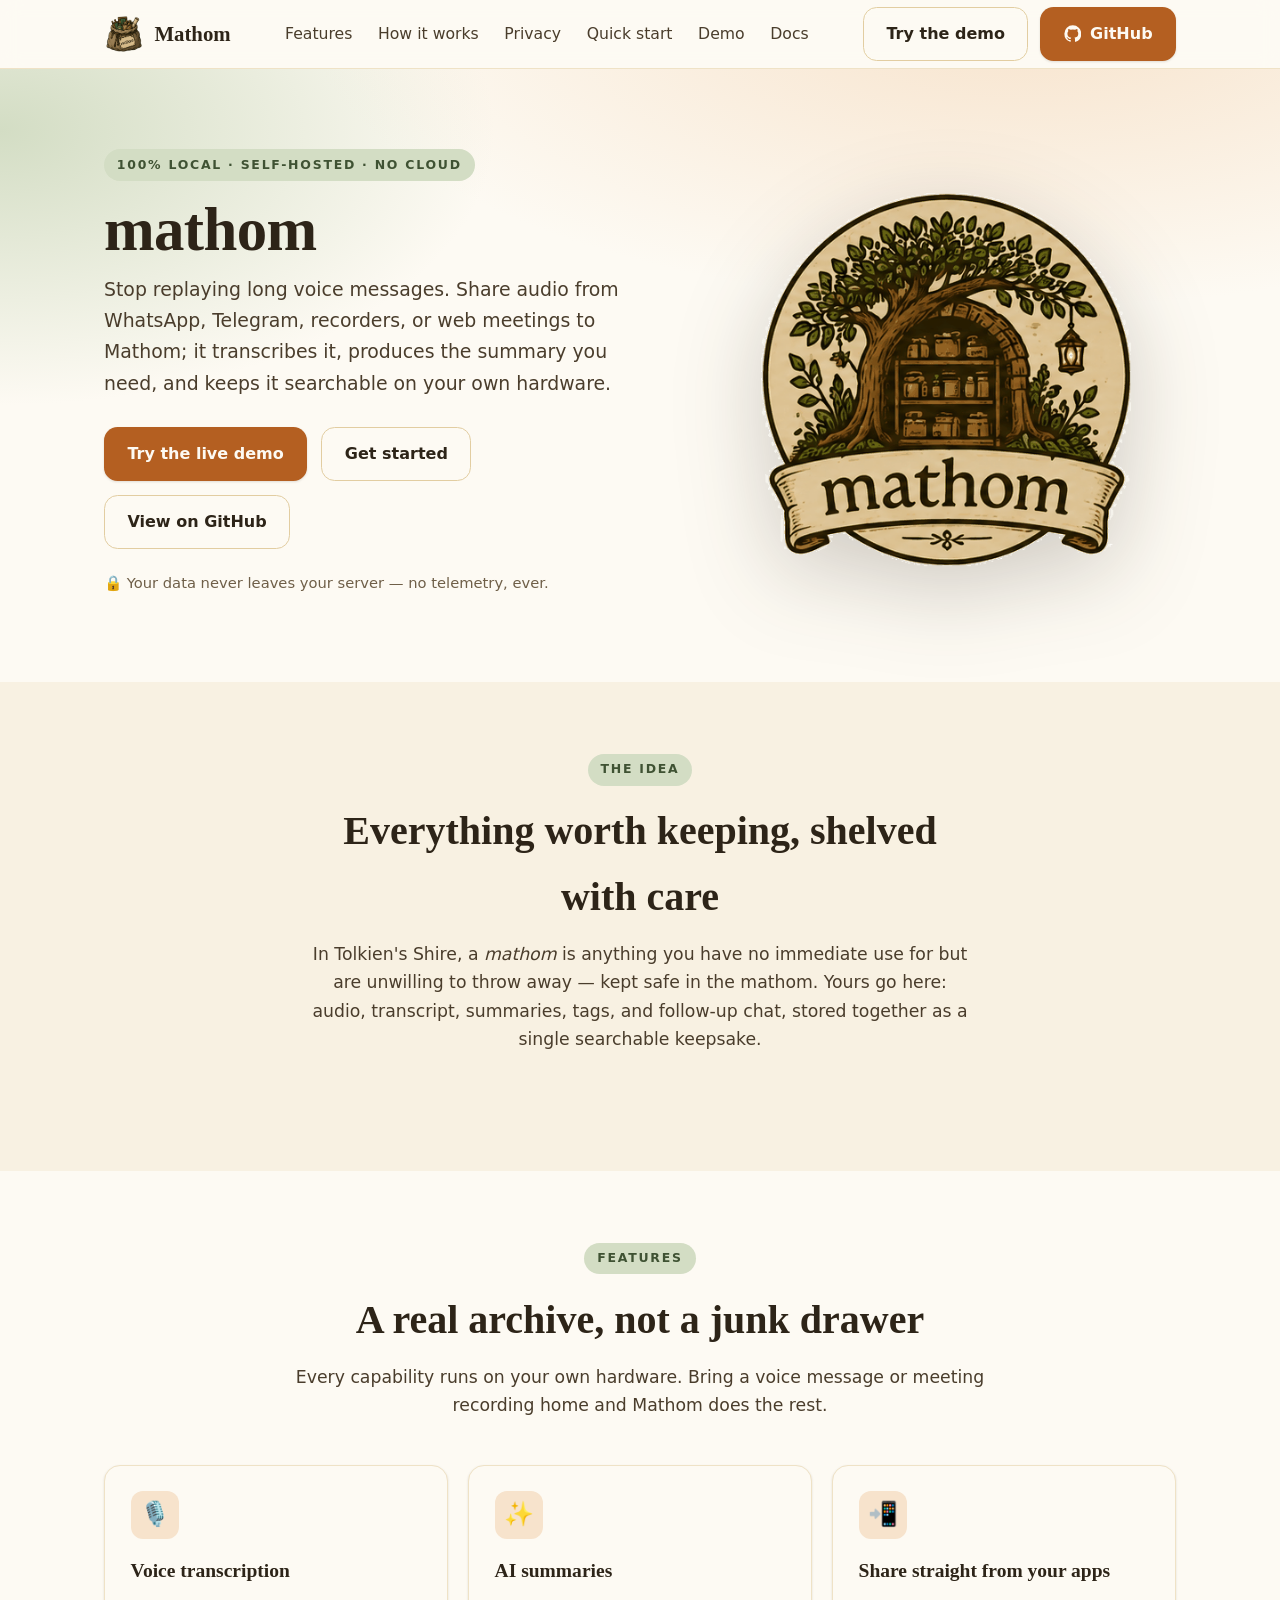
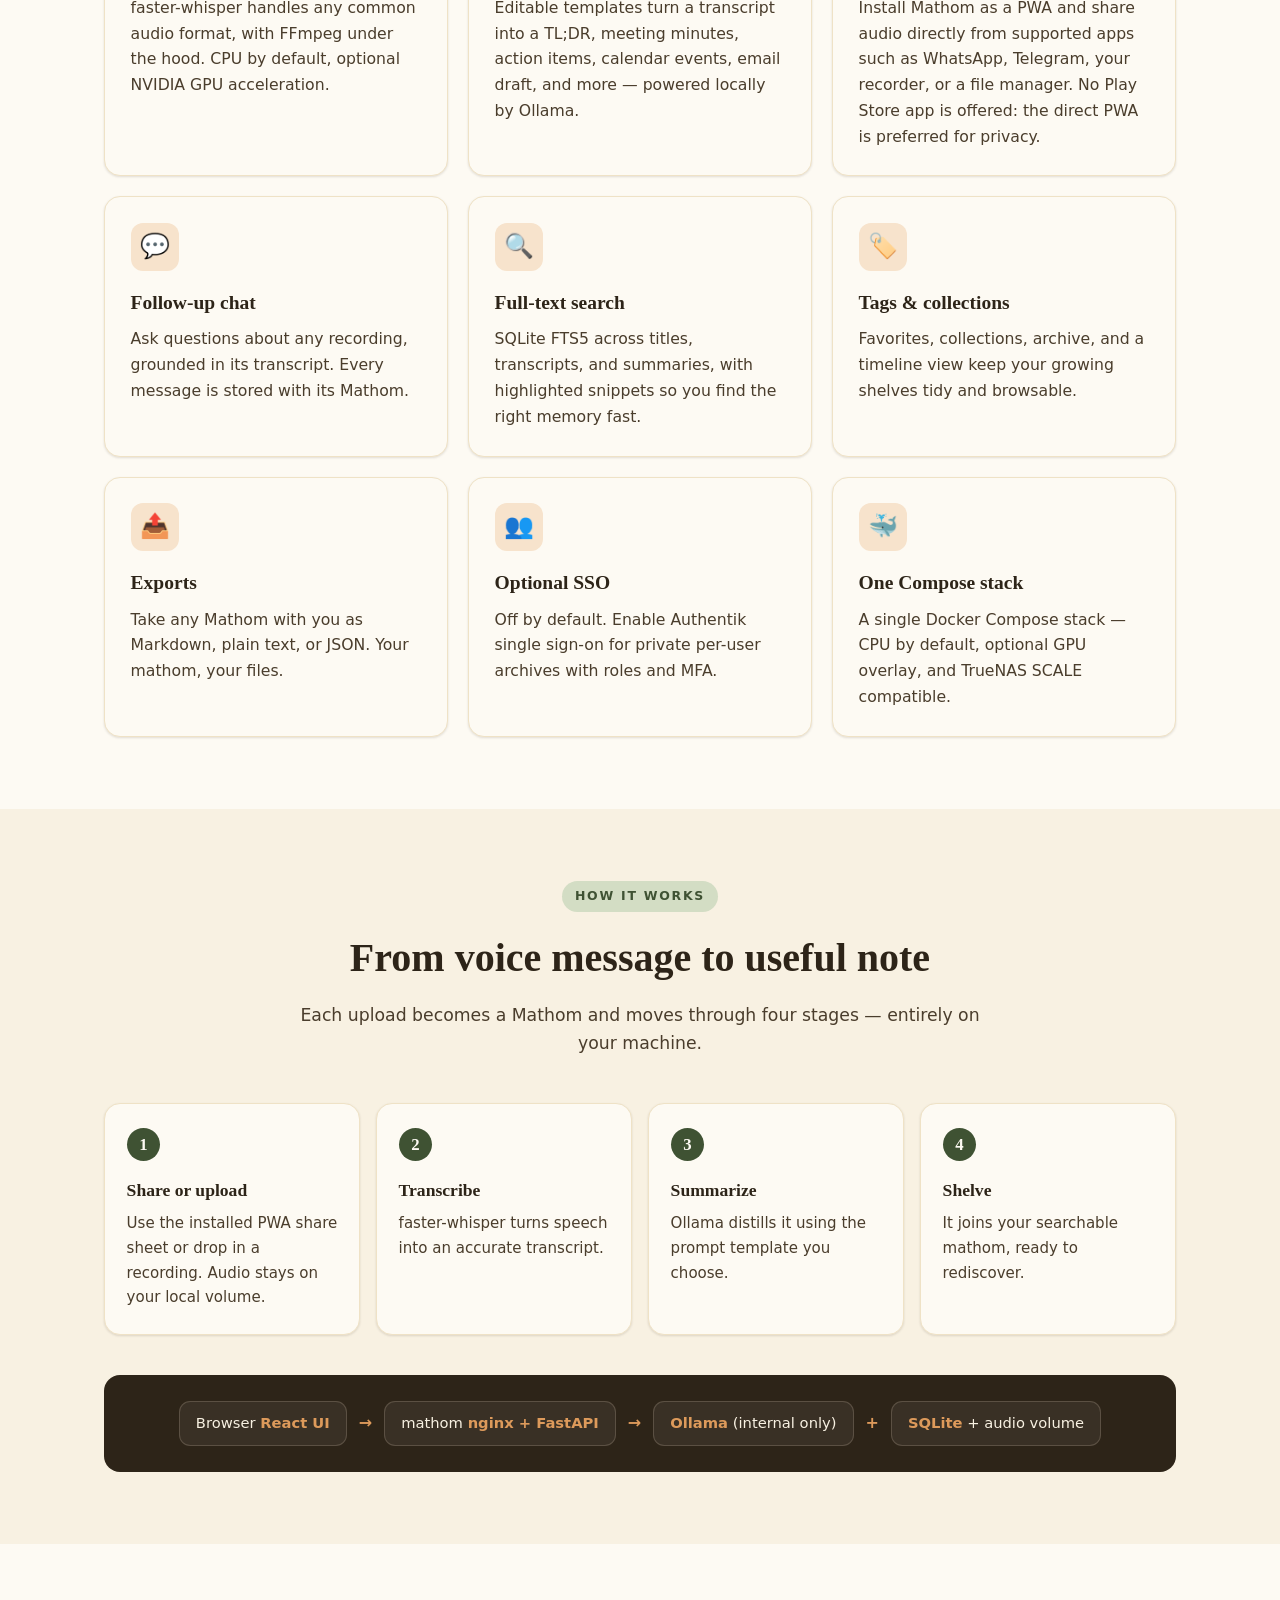
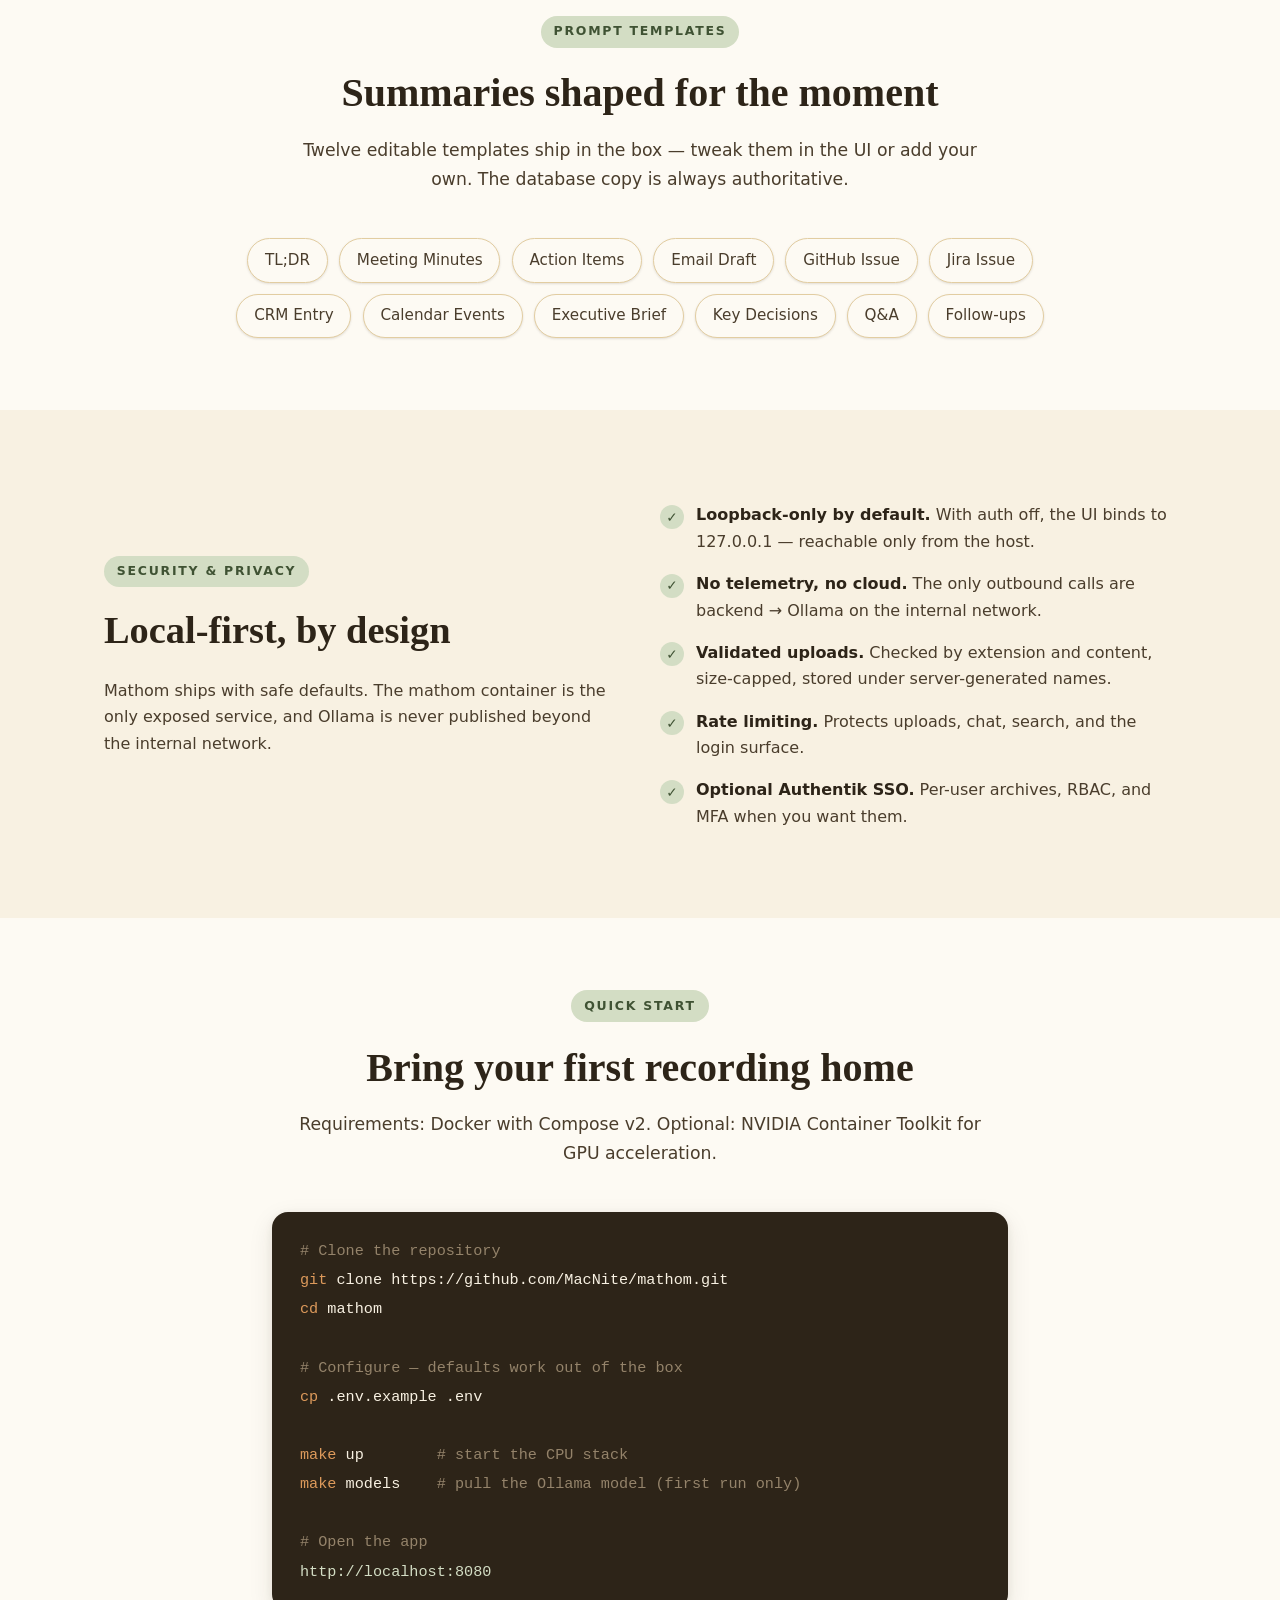
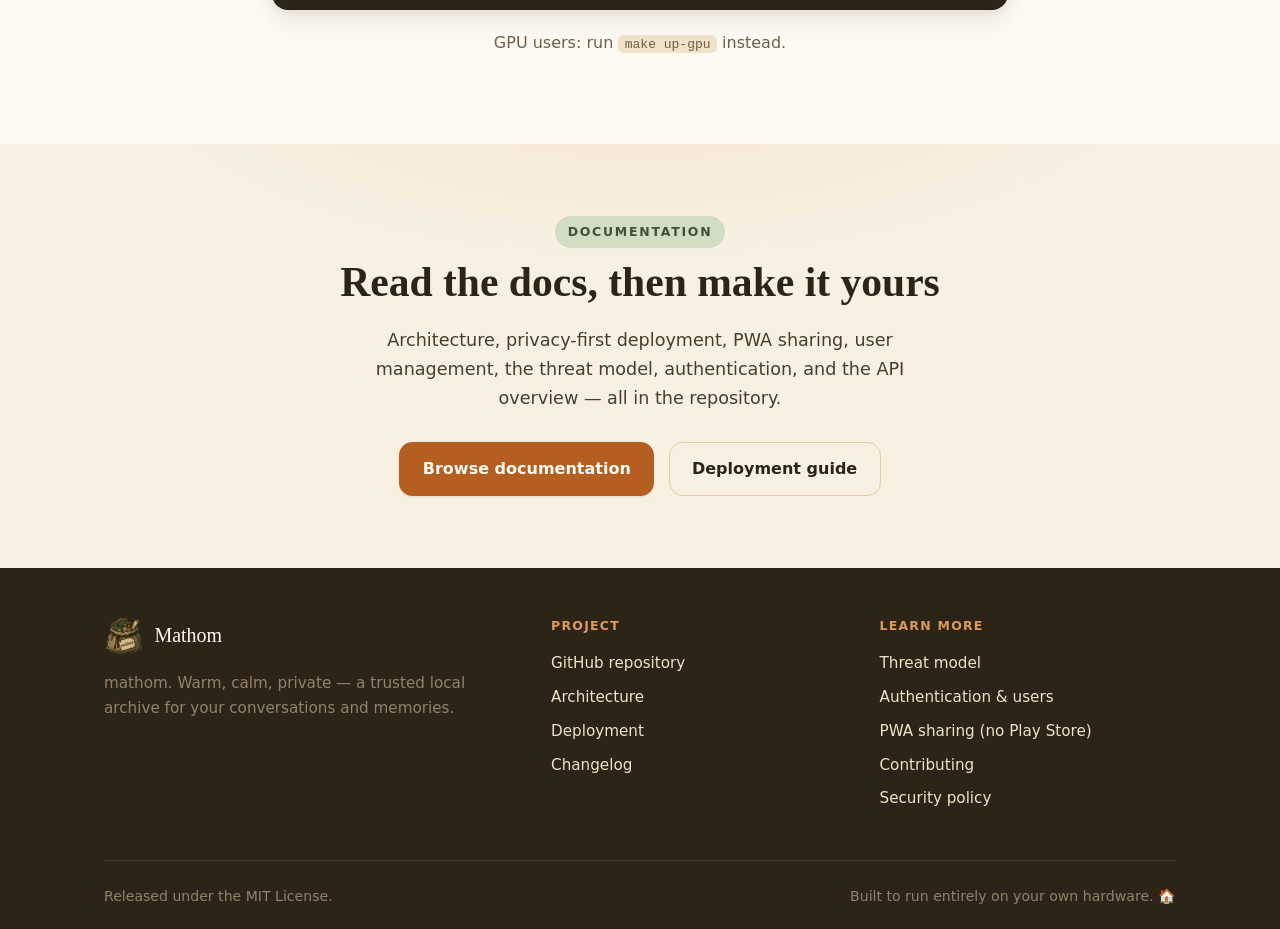
<file: site/index.html>
<!doctype html>
<html lang="en">
  <head>
    <meta charset="UTF-8" />
    <meta name="viewport" content="width=device-width, initial-scale=1.0" />
    <title>mathom</title>
    <meta
      name="description"
      content="Turn WhatsApp, Telegram, and meeting recordings into private transcripts, useful summaries, and searchable notes on your own server."
    />
    <link rel="canonical" href="https://macnite.github.io/mathom/" />

    <!-- Icons -->
    <link rel="icon" type="image/png" href="./assets/favicon-192.png" />
    <link rel="apple-touch-icon" href="./assets/apple-touch-icon.png" />
    <meta name="theme-color" content="#b45f21" />

    <!-- Open Graph / social -->
    <meta property="og:type" content="website" />
    <meta property="og:title" content="mathom" />
    <meta
      property="og:description"
      content="Turn voice messages and meeting recordings into private transcripts and useful summaries — fully local, no cloud, no telemetry."
    />
    <meta property="og:image" content="./assets/logo-mark.png" />
    <meta name="twitter:card" content="summary_large_image" />

    <link rel="stylesheet" href="./styles.css" />
  </head>
  <body>
    <!-- ===================== Header ===================== -->
    <header class="site-header">
      <div class="container nav">
        <a class="brand" href="#top">
          <img src="./assets/bag-icon.png" alt="Mathom bag logo" />
          <span>Mathom</span>
        </a>
        <nav class="nav-links" aria-label="Primary">
          <a href="#features">Features</a>
          <a href="#how">How it works</a>
          <a href="#privacy">Privacy</a>
          <a href="#quickstart">Quick start</a>
          <a href="./demo.html">Demo</a>
          <a href="#docs">Docs</a>
        </nav>
        <div class="nav-cta">
          <a class="btn btn-ghost" href="./demo.html">Try the demo</a>
          <a
            class="btn btn-primary"
            href="https://github.com/MacNite/mathom"
          >
            <svg viewBox="0 0 24 24" fill="currentColor" aria-hidden="true">
              <path
                d="M12 .5A11.5 11.5 0 0 0 .5 12a11.5 11.5 0 0 0 7.86 10.92c.58.1.79-.25.79-.56v-2c-3.2.7-3.88-1.37-3.88-1.37-.53-1.34-1.29-1.7-1.29-1.7-1.05-.72.08-.7.08-.7 1.16.08 1.77 1.2 1.77 1.2 1.03 1.77 2.7 1.26 3.36.96.1-.75.4-1.26.73-1.55-2.55-.29-5.24-1.28-5.24-5.68 0-1.26.45-2.28 1.2-3.08-.12-.3-.52-1.48.11-3.08 0 0 .97-.31 3.18 1.18a11 11 0 0 1 5.8 0c2.2-1.5 3.17-1.18 3.17-1.18.63 1.6.23 2.78.11 3.08.75.8 1.2 1.82 1.2 3.08 0 4.41-2.69 5.38-5.25 5.67.41.36.78 1.05.78 2.12v3.14c0 .31.2.67.8.56A11.5 11.5 0 0 0 23.5 12 11.5 11.5 0 0 0 12 .5Z"
              />
            </svg>
            GitHub
          </a>
        </div>
      </div>
    </header>

    <!-- ===================== Hero ===================== -->
    <a id="top"></a>
    <section class="hero">
      <div class="container hero-grid">
        <div>
          <span class="eyebrow">100% local · self-hosted · no cloud</span>
          <h1>mathom</h1>
          <p class="lede">
            Stop replaying long voice messages. Share audio from WhatsApp, Telegram,
            recorders, or web meetings to Mathom; it transcribes it, produces the
            summary you need, and keeps it searchable on your own hardware.
          </p>
          <div class="hero-actions">
            <a class="btn btn-primary" href="./demo.html">Try the live demo</a>
            <a class="btn btn-ghost" href="#quickstart">Get started</a>
            <a
              class="btn btn-ghost"
              href="https://github.com/MacNite/mathom"
              >View on GitHub</a
            >
          </div>
          <p class="hero-note">
            🔒 Your data never leaves your server — no telemetry, ever.
          </p>
        </div>
        <div class="hero-art">
          <img
            src="./assets/logo-mark.png"
            alt="Mathom — a tree over a hobbit-hole archive of shelved keepsakes"
          />
        </div>
      </div>
    </section>

    <!-- ===================== What is a Mathom ===================== -->
    <section class="alt">
      <div class="container section-head reveal">
        <span class="eyebrow">The idea</span>
        <h2>Everything worth keeping, shelved with care</h2>
        <p>
          In Tolkien's Shire, a <em>mathom</em> is anything you have no immediate
          use for but are unwilling to throw away — kept safe in the
          mathom. Yours go here: audio, transcript, summaries, tags, and
          follow-up chat, stored together as a single searchable keepsake.
        </p>
      </div>
    </section>

    <!-- ===================== Features ===================== -->
    <section id="features">
      <div class="container">
        <div class="section-head reveal">
          <span class="eyebrow">Features</span>
          <h2>A real archive, not a junk drawer</h2>
          <p>
            Every capability runs on your own hardware. Bring a voice message or meeting recording home and Mathom does the rest.
          </p>
        </div>
        <div class="card-grid">
          <div class="card reveal">
            <div class="icon">🎙️</div>
            <h3>Voice transcription</h3>
            <p>
              faster-whisper handles any common audio format, with FFmpeg under
              the hood. CPU by default, optional NVIDIA GPU acceleration.
            </p>
          </div>
          <div class="card reveal">
            <div class="icon">✨</div>
            <h3>AI summaries</h3>
            <p>
              Editable templates turn a transcript into a TL;DR, meeting minutes, action
              items, calendar events, email draft, and more — powered locally by Ollama.
            </p>
          </div>
          <div class="card reveal">
            <div class="icon">📲</div>
            <h3>Share straight from your apps</h3>
            <p>
              Install Mathom as a PWA and share audio directly from supported
              apps such as WhatsApp, Telegram, your recorder, or a file manager.
              No Play Store app is offered: the direct PWA is preferred for privacy.
            </p>
          </div>
          <div class="card reveal">
            <div class="icon">💬</div>
            <h3>Follow-up chat</h3>
            <p>
              Ask questions about any recording, grounded in its transcript.
              Every message is stored with its Mathom.
            </p>
          </div>
          <div class="card reveal">
            <div class="icon">🔍</div>
            <h3>Full-text search</h3>
            <p>
              SQLite FTS5 across titles, transcripts, and summaries, with
              highlighted snippets so you find the right memory fast.
            </p>
          </div>
          <div class="card reveal">
            <div class="icon">🏷️</div>
            <h3>Tags &amp; collections</h3>
            <p>
              Favorites, collections, archive, and a timeline view keep your
              growing shelves tidy and browsable.
            </p>
          </div>
          <div class="card reveal">
            <div class="icon">📤</div>
            <h3>Exports</h3>
            <p>
              Take any Mathom with you as Markdown, plain text, or JSON. Your
              mathom, your files.
            </p>
          </div>
          <div class="card reveal">
            <div class="icon">👥</div>
            <h3>Optional SSO</h3>
            <p>
              Off by default. Enable Authentik single sign-on for private
              per-user archives with roles and MFA.
            </p>
          </div>
          <div class="card reveal">
            <div class="icon">🐳</div>
            <h3>One Compose stack</h3>
            <p>
              A single Docker Compose stack — CPU by default, optional GPU
              overlay, and TrueNAS SCALE compatible.
            </p>
          </div>
        </div>
      </div>
    </section>

    <!-- ===================== How it works ===================== -->
    <section id="how" class="alt">
      <div class="container">
        <div class="section-head reveal">
          <span class="eyebrow">How it works</span>
          <h2>From voice message to useful note</h2>
          <p>
            Each upload becomes a Mathom and moves through four stages —
            entirely on your machine.
          </p>
        </div>
        <div class="flow reveal">
          <div class="flow-step">
            <div class="num">1</div>
            <h3>Share or upload</h3>
            <p>Use the installed PWA share sheet or drop in a recording. Audio stays on your local volume.</p>
          </div>
          <div class="flow-step">
            <div class="num">2</div>
            <h3>Transcribe</h3>
            <p>faster-whisper turns speech into an accurate transcript.</p>
          </div>
          <div class="flow-step">
            <div class="num">3</div>
            <h3>Summarize</h3>
            <p>Ollama distills it using the prompt template you choose.</p>
          </div>
          <div class="flow-step">
            <div class="num">4</div>
            <h3>Shelve</h3>
            <p>It joins your searchable mathom, ready to rediscover.</p>
          </div>
        </div>

        <div class="pipeline reveal" aria-label="Architecture pipeline">
          <span class="node">Browser <strong>React UI</strong></span>
          <span class="sep">→</span>
          <span class="node">mathom <strong>nginx + FastAPI</strong></span>
          <span class="sep">→</span>
          <span class="node"><strong>Ollama</strong> (internal only)</span>
          <span class="sep">+</span>
          <span class="node"><strong>SQLite</strong> + audio volume</span>
        </div>
      </div>
    </section>

    <!-- ===================== Templates ===================== -->
    <section id="templates">
      <div class="container">
        <div class="section-head reveal">
          <span class="eyebrow">Prompt templates</span>
          <h2>Summaries shaped for the moment</h2>
          <p>
            Twelve editable templates ship in the box — tweak them in the UI or
            add your own. The database copy is always authoritative.
          </p>
        </div>
        <div class="chips reveal">
          <span class="chip">TL;DR</span>
          <span class="chip">Meeting Minutes</span>
          <span class="chip">Action Items</span>
          <span class="chip">Email Draft</span>
          <span class="chip">GitHub Issue</span>
          <span class="chip">Jira Issue</span>
          <span class="chip">CRM Entry</span>
          <span class="chip">Calendar Events</span>
          <span class="chip">Executive Brief</span>
          <span class="chip">Key Decisions</span>
          <span class="chip">Q&amp;A</span>
          <span class="chip">Follow-ups</span>
        </div>
      </div>
    </section>

    <!-- ===================== Privacy / Security ===================== -->
    <section id="privacy" class="alt">
      <div class="container split">
        <div class="reveal">
          <span class="eyebrow">Security &amp; privacy</span>
          <h2 style="font-family: var(--font-display); font-size: clamp(1.8rem, 3.6vw, 2.4rem); margin: 0.7rem 0 0.4rem;">
            Local-first, by design
          </h2>
          <p style="color: var(--ink-700);">
            Mathom ships with safe defaults. The mathom container is the only
            exposed service, and Ollama is never published beyond the internal
            network.
          </p>
        </div>
        <ul class="checks reveal">
          <li>
            <span class="tick">✓</span>
            <span
              ><strong>Loopback-only by default.</strong> With auth off, the UI
              binds to 127.0.0.1 — reachable only from the host.</span
            >
          </li>
          <li>
            <span class="tick">✓</span>
            <span
              ><strong>No telemetry, no cloud.</strong> The only outbound calls
              are backend → Ollama on the internal network.</span
            >
          </li>
          <li>
            <span class="tick">✓</span>
            <span
              ><strong>Validated uploads.</strong> Checked by extension and
              content, size-capped, stored under server-generated names.</span
            >
          </li>
          <li>
            <span class="tick">✓</span>
            <span
              ><strong>Rate limiting.</strong> Protects uploads, chat, search,
              and the login surface.</span
            >
          </li>
          <li>
            <span class="tick">✓</span>
            <span
              ><strong>Optional Authentik SSO.</strong> Per-user archives, RBAC,
              and MFA when you want them.</span
            >
          </li>
        </ul>
      </div>
    </section>

    <!-- ===================== Quick start ===================== -->
    <section id="quickstart">
      <div class="container">
        <div class="section-head reveal">
          <span class="eyebrow">Quick start</span>
          <h2>Bring your first recording home</h2>
          <p>
            Requirements: Docker with Compose v2. Optional: NVIDIA Container
            Toolkit for GPU acceleration.
          </p>
        </div>
        <div class="codeblock reveal">
<code><span class="c"># Clone the repository</span>
<span class="cmd">git</span> clone https://github.com/MacNite/mathom.git
<span class="cmd">cd</span> mathom

<span class="c"># Configure — defaults work out of the box</span>
<span class="cmd">cp</span> .env.example .env

<span class="cmd">make</span> up        <span class="c"># start the CPU stack</span>
<span class="cmd">make</span> models    <span class="c"># pull the Ollama model (first run only)</span>

<span class="c"># Open the app</span>
<span class="p">http://localhost:8080</span>
</code>
        </div>
        <p style="text-align: center; color: var(--ink-500); margin-top: 1.25rem;">
          GPU users: run <code style="background: var(--parchment-200); padding: 0.1rem 0.4rem; border-radius: 0.35rem;">make up-gpu</code> instead.
        </p>
      </div>
    </section>

    <!-- ===================== CTA ===================== -->
    <section id="docs" class="cta">
      <div class="container reveal">
        <span class="eyebrow">Documentation</span>
        <h2>Read the docs, then make it yours</h2>
        <p>
          Architecture, privacy-first deployment, PWA sharing, user management, the
          threat model, authentication, and the API overview — all in the repository.
        </p>
        <div class="cta-actions">
          <a
            class="btn btn-primary"
            href="https://github.com/MacNite/mathom#documentation"
            >Browse documentation</a
          >
          <a
            class="btn btn-ghost"
            href="https://github.com/MacNite/mathom/blob/main/docs/deployment.md"
            >Deployment guide</a
          >
        </div>
      </div>
    </section>

    <!-- ===================== Footer ===================== -->
    <footer class="site-footer">
      <div class="container">
        <div class="footer-grid">
          <div>
            <div class="footer-brand">
              <img src="./assets/bag-icon.png" alt="Mathom bag logo" />
              <span>Mathom</span>
            </div>
            <p>
              mathom. Warm, calm, private — a trusted local
              archive for your conversations and memories.
            </p>
          </div>
          <div class="footer-col">
            <h4>Project</h4>
            <a href="https://github.com/MacNite/mathom">GitHub repository</a>
            <a href="https://github.com/MacNite/mathom/blob/main/docs/architecture.md">Architecture</a>
            <a href="https://github.com/MacNite/mathom/blob/main/docs/deployment.md">Deployment</a>
            <a href="https://github.com/MacNite/mathom/blob/main/CHANGELOG.md">Changelog</a>
          </div>
          <div class="footer-col">
            <h4>Learn more</h4>
            <a href="https://github.com/MacNite/mathom/blob/main/docs/threat-model.md">Threat model</a>
            <a href="https://github.com/MacNite/mathom/blob/main/docs/authentication.md">Authentication & users</a>
            <a href="https://github.com/MacNite/mathom/blob/main/docs/pwa.md">PWA sharing (no Play Store)</a>
            <a href="https://github.com/MacNite/mathom/blob/main/CONTRIBUTING.md">Contributing</a>
            <a href="https://github.com/MacNite/mathom/blob/main/SECURITY.md">Security policy</a>
          </div>
        </div>
        <div class="footer-bottom">
          <span>Released under the MIT License.</span>
          <span>Built to run entirely on your own hardware. 🏠</span>
        </div>
      </div>
    </footer>

    <script>
      // Reveal-on-scroll — progressive enhancement only.
      (function () {
        var els = document.querySelectorAll('.reveal');
        if (!('IntersectionObserver' in window)) {
          els.forEach(function (el) { el.classList.add('in'); });
          return;
        }
        var io = new IntersectionObserver(
          function (entries) {
            entries.forEach(function (entry) {
              if (entry.isIntersecting) {
                entry.target.classList.add('in');
                io.unobserve(entry.target);
              }
            });
          },
          { rootMargin: '0px 0px -8% 0px', threshold: 0.08 }
        );
        els.forEach(function (el) { io.observe(el); });
      })();
    </script>
  </body>
</html>
</file>
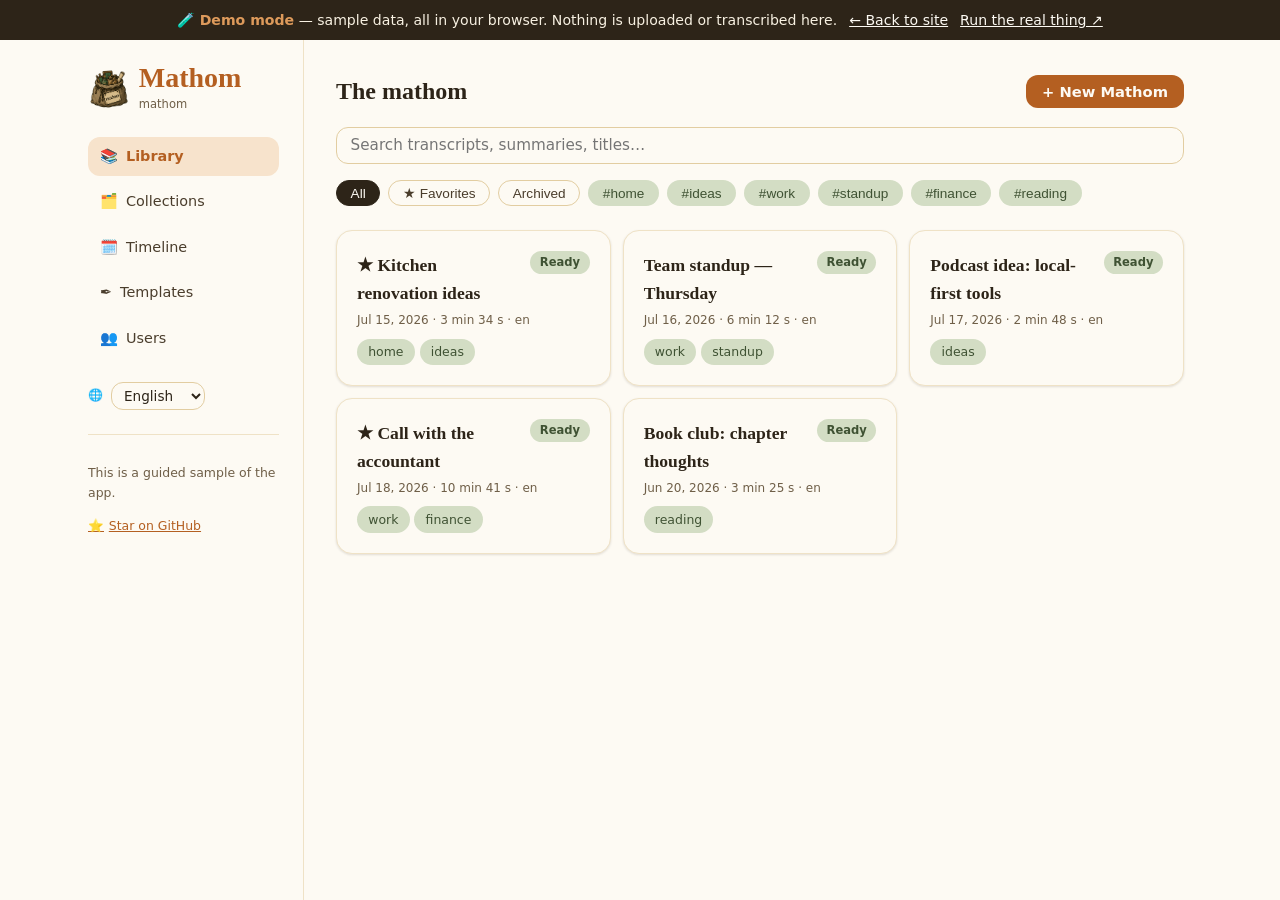
<file: site/demo.html>
<!doctype html>
<html lang="en">
  <head>
    <meta charset="UTF-8" />
    <meta name="viewport" content="width=device-width, initial-scale=1.0" />
    <title>Mathom — Interactive Demo</title>
    <meta
      name="description"
      content="A static, click-around demo of mathom. All data is fake and lives in your browser; no backend, no network."
    />
    <link rel="icon" type="image/png" href="./assets/favicon-192.png" />
    <meta name="theme-color" content="#b45f21" />
    <link rel="stylesheet" href="./demo.css" />
  </head>
  <body>
    <div class="demo-banner">
      <span>🧪 <strong data-i18n="demo.badge">Demo mode</strong> <span data-i18n="demo.bannerRest">— sample data, all in your browser. Nothing is uploaded or transcribed here.</span></span>
      <a href="./index.html" data-i18n="demo.backToSite">← Back to site</a>
      <a href="https://github.com/MacNite/mathom" data-i18n="demo.runReal">Run the real thing ↗</a>
    </div>

    <div class="app">
      <aside class="sidebar">
        <div class="sidebar-brand">
          <img src="./assets/bag-icon.png" alt="Mathom logo" />
          <div>
            <h1>Mathom</h1>
            <p data-i18n="app.tagline">mathom</p>
          </div>
        </div>
        <nav class="nav" id="nav">
          <a data-view="library" class="active"><span aria-hidden="true">📚</span> <span data-i18n="nav.library">Library</span></a>
          <a data-view="collections"><span aria-hidden="true">🗂️</span> <span data-i18n="nav.collections">Collections</span></a>
          <a data-view="timeline"><span aria-hidden="true">🗓️</span> <span data-i18n="nav.timeline">Timeline</span></a>
          <a data-view="templates"><span aria-hidden="true">✒️</span> <span data-i18n="nav.templates">Templates</span></a>
          <a data-view="users"><span aria-hidden="true">👥</span> <span data-i18n="nav.users">Users</span></a>
        </nav>
        <div class="lang-picker">
          <label>
            <span aria-hidden="true">🌐</span>
            <span class="sr-only" data-i18n="language.label">Language</span>
            <select id="lang-select" class="select" data-i18n-aria="language.label" aria-label="Language"></select>
          </label>
        </div>
        <div class="sidebar-foot">
          <p data-i18n="demo.sidebarNote">This is a guided sample of the app.</p>
          <a href="https://github.com/MacNite/mathom">
            <span aria-hidden="true">⭐</span> <span data-i18n="demo.starGitHub">Star on GitHub</span>
          </a>
        </div>
      </aside>

      <main class="main" id="main"><!-- rendered by demo.js --></main>
    </div>

    <div class="toast-wrap" id="toasts" aria-live="polite"></div>

    <script src="./demo.js"></script>
  </body>
</html>
</file>
<file: site/demo.css>
/* ==========================================================================
   Mathom — static demo. Reproduces the real app UI (sidebar + Library +
   Mathom detail + Timeline + Templates + Collections) with seeded data,
   entirely client-side. Palette mirrors the app's Tailwind theme.
   ========================================================================== */

:root {
  --parchment-50: #fdfaf3;
  --parchment-100: #f8f1e2;
  --parchment-200: #efe2c6;
  --parchment-300: #e2cda1;
  --ink-900: #2d2418;
  --ink-700: #4a3d2c;
  --ink-500: #6f5f48;
  --ink-400: #94836a;
  --hearth-600: #b45f21;
  --hearth-500: #c97a35;
  --hearth-400: #dd9a5b;
  --hearth-100: #f7e3cc;
  --moss-700: #3f5233;
  --moss-500: #5f7a4d;
  --moss-200: #d3ddc4;
  --red-100: #fbe3e3;
  --red-700: #a33232;

  --font-display: ui-serif, Georgia, Cambria, "Times New Roman", serif;
  --font-body: ui-sans-serif, system-ui, "Segoe UI", sans-serif;
  --shadow-sm: 0 1px 3px rgba(45, 36, 24, 0.08), 0 1px 2px rgba(45, 36, 24, 0.06);
  --shadow-md: 0 8px 24px rgba(45, 36, 24, 0.1), 0 2px 8px rgba(45, 36, 24, 0.06);
}

* { box-sizing: border-box; }

body {
  margin: 0;
  font-family: var(--font-body);
  color: var(--ink-900);
  background: var(--parchment-50);
  line-height: 1.6;
  -webkit-font-smoothing: antialiased;
}

.font-display { font-family: var(--font-display); }
a { color: var(--hearth-600); }

/* ---------- Demo banner ---------- */
.demo-banner {
  background: var(--ink-900);
  color: var(--parchment-100);
  font-size: 0.88rem;
  padding: 0.55rem 1rem;
  display: flex;
  align-items: center;
  justify-content: center;
  gap: 0.75rem;
  flex-wrap: wrap;
  text-align: center;
}
.demo-banner strong { color: var(--hearth-400); }
.demo-banner a { color: var(--parchment-50); text-decoration: underline; }

/* ---------- Reusable app-ish primitives ---------- */
.card {
  background: var(--parchment-50);
  border: 1px solid var(--parchment-200);
  border-radius: 1rem;
  padding: 1.25rem;
  box-shadow: var(--shadow-sm);
}
.btn-primary {
  display: inline-flex;
  align-items: center;
  gap: 0.4rem;
  background: var(--hearth-600);
  color: var(--parchment-50);
  border: none;
  border-radius: 0.75rem;
  padding: 0.5rem 1rem;
  font-family: var(--font-body);
  font-size: 0.92rem;
  font-weight: 600;
  cursor: pointer;
  transition: background 0.15s ease;
}
.btn-primary:hover { background: var(--hearth-500); }
.btn-primary:disabled { opacity: 0.5; cursor: not-allowed; }
.btn-ghost {
  background: transparent;
  border: 1px solid var(--parchment-300);
  color: var(--ink-700);
  border-radius: 0.75rem;
  padding: 0.4rem 0.85rem;
  font-family: var(--font-body);
  font-size: 0.85rem;
  cursor: pointer;
  transition: background 0.15s ease, border-color 0.15s ease;
}
.btn-ghost:hover { background: var(--parchment-100); border-color: var(--hearth-400); }
.btn-ghost.danger { color: var(--red-700); }
.input {
  width: 100%;
  border: 1px solid var(--parchment-300);
  background: var(--parchment-50);
  border-radius: 0.75rem;
  padding: 0.55rem 0.85rem;
  font-family: var(--font-body);
  font-size: 0.95rem;
  color: var(--ink-900);
}
.input:focus { outline: 2px solid var(--hearth-400); outline-offset: 1px; }
.chip {
  display: inline-flex;
  align-items: center;
  gap: 0.2rem;
  background: var(--moss-200);
  color: var(--moss-700);
  border: none;
  border-radius: 999px;
  padding: 0.2rem 0.7rem;
  font-size: 0.78rem;
  font-weight: 500;
  cursor: default;
}

/* status badge */
.badge {
  display: inline-flex;
  border-radius: 999px;
  padding: 0.15rem 0.6rem;
  font-size: 0.72rem;
  font-weight: 600;
  white-space: nowrap;
}
.badge.pending { background: var(--parchment-200); color: var(--ink-700); }
.badge.transcribing,
.badge.summarizing { background: var(--hearth-100); color: var(--hearth-600); }
.badge.ready { background: var(--moss-200); color: var(--moss-700); }
.badge.error { background: var(--red-100); color: var(--red-700); }

/* ---------- App shell ---------- */
.app {
  margin: 0 auto;
  display: flex;
  min-height: calc(100vh - 40px);
  max-width: 1152px;
  flex-direction: column;
}
@media (min-width: 768px) { .app { flex-direction: row; } }

.sidebar {
  border-bottom: 1px solid var(--parchment-200);
  padding: 1rem;
}
@media (min-width: 768px) {
  .sidebar {
    width: 15rem;
    min-height: calc(100vh - 40px);
    border-bottom: 0;
    border-right: 1px solid var(--parchment-200);
    padding: 1.5rem;
    position: sticky;
    top: 0;
    align-self: flex-start;
  }
}
.sidebar-brand { display: flex; align-items: center; gap: 0.55rem; margin-bottom: 1.5rem; }
.sidebar-brand img { width: 42px; height: 42px; }
.sidebar-brand h1 { font-family: var(--font-display); font-size: 1.75rem; color: var(--hearth-600); margin: 0; line-height: 1; }
.sidebar-brand p { margin: 0.15rem 0 0; font-size: 0.72rem; color: var(--ink-500); }

.nav { display: flex; gap: 0.4rem; flex-wrap: wrap; }
@media (min-width: 768px) { .nav { flex-direction: column; flex-wrap: nowrap; } }
.nav a {
  display: flex;
  align-items: center;
  gap: 0.5rem;
  border-radius: 0.75rem;
  padding: 0.5rem 0.75rem;
  font-size: 0.9rem;
  color: var(--ink-700);
  text-decoration: none;
  cursor: pointer;
}
.nav a:hover { background: var(--parchment-100); }
.nav a.active { background: var(--hearth-100); color: var(--hearth-600); font-weight: 600; }

.sidebar-foot {
  margin-top: 1.5rem;
  padding-top: 1rem;
  border-top: 1px solid var(--parchment-200);
  font-size: 0.78rem;
  color: var(--ink-500);
}
.sidebar-foot a { display: inline-flex; align-items: center; gap: 0.3rem; }

/* language picker (mirrors the real app's sidebar globe select) */
.lang-picker { margin-top: 1.5rem; }
.lang-picker label { display: flex; align-items: center; gap: 0.5rem; font-size: 0.75rem; color: var(--ink-500); }
.lang-picker .select { font-size: 0.85rem; padding: 0.25rem 0.5rem; }

.sr-only {
  position: absolute;
  width: 1px;
  height: 1px;
  padding: 0;
  margin: -1px;
  overflow: hidden;
  clip: rect(0, 0, 0, 0);
  white-space: nowrap;
  border: 0;
}

.main { flex: 1; padding: 1.25rem; }
@media (min-width: 768px) { .main { padding: 2rem; } }

/* ---------- Library ---------- */
.page-head { display: flex; flex-wrap: wrap; align-items: center; justify-content: space-between; gap: 0.75rem; }
.page-head h2 { font-family: var(--font-display); font-size: 1.5rem; color: var(--ink-900); margin: 0; }

.filter-row { display: flex; flex-wrap: wrap; gap: 0.5rem; margin-top: 1rem; }
.pill {
  border-radius: 999px;
  padding: 0.25rem 0.85rem;
  font-size: 0.85rem;
  border: 1px solid var(--parchment-300);
  background: transparent;
  color: var(--ink-700);
  cursor: pointer;
}
.pill:hover { background: var(--parchment-100); }
.pill.active-shelf { background: var(--ink-900); color: var(--parchment-50); border-color: var(--ink-900); }
.pill.tag { background: var(--moss-200); color: var(--moss-700); border-color: transparent; }
.pill.tag:hover { background: var(--moss-500); color: var(--parchment-50); }
.pill.tag.active-tag { background: var(--moss-700); color: var(--parchment-50); }

.grid { display: grid; gap: 0.75rem; margin-top: 1.5rem; grid-template-columns: 1fr; }
@media (min-width: 640px) { .grid { grid-template-columns: 1fr 1fr; } }
@media (min-width: 1024px) { .grid { grid-template-columns: 1fr 1fr 1fr; } }

.mathom-card {
  display: block;
  text-align: left;
  width: 100%;
  cursor: pointer;
  font: inherit;
  color: inherit;
}
.mathom-card:hover { border-color: var(--hearth-400); }
.mathom-card .top { display: flex; align-items: flex-start; justify-content: space-between; gap: 0.75rem; }
.mathom-card h3 { font-family: var(--font-display); font-size: 1.1rem; color: var(--ink-900); margin: 0; }
.mathom-card .meta { margin: 0.25rem 0 0; font-size: 0.75rem; color: var(--ink-500); }
.mathom-card .tags { margin-top: 0.5rem; display: flex; flex-wrap: wrap; gap: 0.3rem; }
.snippet { margin: 0.35rem 0 0; padding: 0 0.4rem; font-size: 0.85rem; color: var(--ink-500); }
.snippet mark { background: var(--hearth-100); color: var(--hearth-600); border-radius: 0.25rem; padding: 0 0.15rem; }

/* ---------- Detail ---------- */
.detail { display: flex; flex-direction: column; gap: 1.25rem; }
.back-link { font-size: 0.85rem; color: var(--ink-500); cursor: pointer; text-decoration: none; }
.back-link:hover { color: var(--hearth-600); }
.detail-titlebar { display: flex; flex-wrap: wrap; align-items: center; justify-content: space-between; gap: 0.75rem; margin-top: 0.5rem; }
.detail-title {
  min-width: 0;
  flex: 1;
  border: none;
  border-bottom: 1px solid transparent;
  background: transparent;
  font-family: var(--font-display);
  font-size: 1.5rem;
  color: var(--ink-900);
  padding: 0.1rem 0;
}
.detail-title:focus { outline: none; border-bottom-color: var(--hearth-500); }
.detail-actions { display: flex; flex-wrap: wrap; align-items: center; gap: 0.5rem; }
.detail-meta { margin: 0.35rem 0 0; font-size: 0.75rem; color: var(--ink-500); }

.audio-mock {
  display: flex;
  align-items: center;
  gap: 0.75rem;
  background: var(--parchment-100);
  border: 1px solid var(--parchment-200);
  border-radius: 0.75rem;
  padding: 0.6rem 0.9rem;
}
.audio-mock button {
  width: 2.1rem; height: 2.1rem;
  border-radius: 50%;
  border: none;
  background: var(--hearth-600);
  color: var(--parchment-50);
  font-size: 0.9rem;
  cursor: pointer;
  flex: none;
}
.audio-track { flex: 1; height: 6px; border-radius: 999px; background: var(--parchment-300); position: relative; overflow: hidden; }
.audio-track > span { position: absolute; inset: 0 60% 0 0; background: var(--hearth-400); }
.audio-time { font-size: 0.75rem; color: var(--ink-500); font-variant-numeric: tabular-nums; }

.card h3.section-title { font-family: var(--font-display); font-size: 1.1rem; margin: 0; }
.card-head { display: flex; flex-wrap: wrap; align-items: center; justify-content: space-between; gap: 0.5rem; }

.summary-block { background: var(--parchment-100); border-radius: 0.75rem; padding: 1rem; margin-top: 0.75rem; }
.summary-block .kicker { font-size: 0.7rem; text-transform: uppercase; letter-spacing: 0.08em; color: var(--ink-500); font-weight: 600; margin: 0; }
.summary-block .body { margin: 0.5rem 0 0; white-space: pre-wrap; font-size: 0.9rem; color: var(--ink-900); }

.transcript { margin: 0.75rem 0 0; white-space: pre-wrap; font-size: 0.9rem; line-height: 1.7; color: var(--ink-700); }

.chat-log { max-height: 22rem; overflow-y: auto; display: flex; flex-direction: column; gap: 0.6rem; margin-top: 0.75rem; }
.bubble { max-width: 85%; border-radius: 1rem; padding: 0.5rem 0.9rem; font-size: 0.9rem; }
.bubble.user { margin-left: auto; background: var(--hearth-100); }
.bubble.assistant { background: var(--parchment-100); }
.chat-form { display: flex; gap: 0.5rem; margin-top: 0.75rem; }

.select {
  border: 1px solid var(--parchment-300);
  background: var(--parchment-50);
  border-radius: 0.75rem;
  padding: 0.4rem 0.6rem;
  font-family: var(--font-body);
  font-size: 0.88rem;
  color: var(--ink-900);
}
.muted { color: var(--ink-500); font-size: 0.9rem; }
.export-links { display: flex; gap: 0.6rem; font-size: 0.85rem; }
.export-links a { text-decoration: underline; cursor: pointer; }

/* ---------- Timeline ---------- */
.timeline-row { display: flex; align-items: center; gap: 0.75rem; margin-top: 0.5rem; }
.timeline-row .label { width: 10rem; flex: none; font-size: 0.85rem; color: var(--ink-700); }
.timeline-bar { height: 1.5rem; flex: 1; border-radius: 999px; background: var(--parchment-100); }
.timeline-bar > span { display: flex; align-items: center; height: 1.5rem; border-radius: 999px; background: var(--hearth-400); padding: 0 0.5rem; font-size: 0.75rem; color: var(--ink-900); }

/* ---------- Templates / Collections ---------- */
.list { display: flex; flex-direction: column; gap: 0.75rem; margin-top: 1.5rem; }
.list .card h3 { margin: 0; font-family: var(--font-display); font-size: 1.05rem; }
.list .card p { margin: 0.3rem 0 0; font-size: 0.85rem; color: var(--ink-500); }
.list .card .slug { font-family: ui-monospace, Menlo, Consolas, monospace; font-size: 0.75rem; color: var(--hearth-600); }

/* ---------- Toast ---------- */
.toast-wrap { position: fixed; bottom: 1.25rem; left: 50%; transform: translateX(-50%); z-index: 100; display: flex; flex-direction: column; gap: 0.5rem; align-items: center; }
.toast {
  background: var(--ink-900);
  color: var(--parchment-100);
  padding: 0.55rem 1rem;
  border-radius: 0.75rem;
  font-size: 0.85rem;
  box-shadow: var(--shadow-md);
  animation: toast-in 0.2s ease;
}
@keyframes toast-in { from { opacity: 0; transform: translateY(8px); } to { opacity: 1; transform: none; } }

.spinner { display: inline-block; width: 0.9em; height: 0.9em; border: 2px solid currentColor; border-right-color: transparent; border-radius: 50%; animation: spin 0.6s linear infinite; vertical-align: -0.1em; }
@keyframes spin { to { transform: rotate(360deg); } }

@media (prefers-reduced-motion: reduce) {
  .toast, .spinner { animation: none; }
}
</file>
<file: site/styles.css>
/* ==========================================================================
   mathom
   GitHub Pages landing site. Warm archive palette mirrored from the app's
   Tailwind theme: parchment, ink, amber hearth, moss shelves.
   ========================================================================== */

:root {
  /* Parchment */
  --parchment-50: #fdfaf3;
  --parchment-100: #f8f1e2;
  --parchment-200: #efe2c6;
  --parchment-300: #e2cda1;
  /* Ink */
  --ink-900: #2d2418;
  --ink-700: #4a3d2c;
  --ink-500: #6f5f48;
  --ink-400: #94836a;
  /* Hearth (amber) */
  --hearth-600: #b45f21;
  --hearth-500: #c97a35;
  --hearth-400: #dd9a5b;
  --hearth-100: #f7e3cc;
  /* Moss */
  --moss-700: #3f5233;
  --moss-500: #5f7a4d;
  --moss-200: #d3ddc4;

  --font-display: ui-serif, Georgia, Cambria, "Times New Roman", serif;
  --font-body: ui-sans-serif, system-ui, "Segoe UI", sans-serif;

  --radius: 1rem;
  --radius-doorway: 1.25rem 1.25rem 0.375rem 0.375rem;
  --shadow-sm: 0 1px 3px rgba(45, 36, 24, 0.08), 0 1px 2px rgba(45, 36, 24, 0.06);
  --shadow-md: 0 8px 24px rgba(45, 36, 24, 0.10), 0 2px 8px rgba(45, 36, 24, 0.06);
  --shadow-lg: 0 18px 48px rgba(45, 36, 24, 0.16);
  --maxw: 1120px;
}

* { box-sizing: border-box; }

html { scroll-behavior: smooth; }

body {
  margin: 0;
  font-family: var(--font-body);
  color: var(--ink-900);
  background: var(--parchment-50);
  line-height: 1.65;
  -webkit-font-smoothing: antialiased;
  text-rendering: optimizeLegibility;
}

h1, h2, h3, .display { font-family: var(--font-display); }

a { color: var(--hearth-600); text-decoration: none; }
a:hover { text-decoration: underline; }

img { max-width: 100%; display: block; }

.container {
  width: 100%;
  max-width: var(--maxw);
  margin: 0 auto;
  padding: 0 1.5rem;
}

.eyebrow {
  display: inline-block;
  font-family: var(--font-body);
  font-size: 0.78rem;
  font-weight: 700;
  letter-spacing: 0.14em;
  text-transform: uppercase;
  color: var(--moss-700);
  background: var(--moss-200);
  padding: 0.35rem 0.8rem;
  border-radius: 999px;
}

/* ---------- Buttons ---------- */
.btn {
  display: inline-flex;
  align-items: center;
  gap: 0.55rem;
  font-family: var(--font-body);
  font-weight: 600;
  font-size: 1rem;
  padding: 0.8rem 1.4rem;
  border-radius: 0.85rem;
  border: 1px solid transparent;
  cursor: pointer;
  transition: transform 0.12s ease, box-shadow 0.2s ease, background 0.2s ease;
}
.btn:hover { text-decoration: none; transform: translateY(-1px); }
.btn-primary {
  background: var(--hearth-600);
  color: var(--parchment-50);
  box-shadow: var(--shadow-sm);
}
.btn-primary:hover { background: var(--hearth-500); box-shadow: var(--shadow-md); }
.btn-ghost {
  background: transparent;
  color: var(--ink-900);
  border-color: var(--parchment-300);
}
.btn-ghost:hover { background: var(--parchment-100); border-color: var(--hearth-400); }
.btn svg { width: 1.1em; height: 1.1em; }

/* ---------- Header ---------- */
.site-header {
  position: sticky;
  top: 0;
  z-index: 50;
  background: rgba(253, 250, 243, 0.82);
  backdrop-filter: saturate(1.4) blur(10px);
  border-bottom: 1px solid var(--parchment-200);
}
.nav {
  display: flex;
  align-items: center;
  justify-content: space-between;
  height: 68px;
  gap: 1rem;
}
.brand {
  display: flex;
  align-items: center;
  gap: 0.65rem;
  font-family: var(--font-display);
  font-size: 1.3rem;
  font-weight: 700;
  color: var(--ink-900);
}
.brand:hover { text-decoration: none; }
.brand img { width: 40px; height: 40px; }
.nav-links {
  display: flex;
  align-items: center;
  gap: 1.6rem;
}
.nav-links a {
  color: var(--ink-700);
  font-weight: 500;
  font-size: 0.98rem;
}
.nav-links a:hover { color: var(--hearth-600); text-decoration: none; }
.nav-cta { display: flex; align-items: center; gap: 0.75rem; }

@media (max-width: 820px) {
  .nav-links { display: none; }
}

/* ---------- Hero ---------- */
.hero {
  position: relative;
  overflow: hidden;
  background:
    radial-gradient(1200px 500px at 80% -10%, var(--hearth-100), transparent 60%),
    radial-gradient(900px 500px at 0% 10%, var(--moss-200), transparent 55%),
    var(--parchment-50);
  padding: 5rem 0 4.5rem;
}
.hero-grid {
  display: grid;
  grid-template-columns: 1.1fr 0.9fr;
  gap: 3rem;
  align-items: center;
}
.hero h1 {
  font-size: clamp(2.4rem, 5.5vw, 3.8rem);
  line-height: 1.05;
  margin: 1.1rem 0 0.5rem;
  color: var(--ink-900);
  letter-spacing: -0.01em;
}
.hero .lede {
  font-size: 1.18rem;
  color: var(--ink-700);
  max-width: 34rem;
  margin: 0.75rem 0 1.75rem;
}
.hero-actions { display: flex; flex-wrap: wrap; gap: 0.9rem; }
.hero-note {
  margin-top: 1.35rem;
  font-size: 0.92rem;
  color: var(--ink-500);
  display: flex;
  align-items: center;
  gap: 0.5rem;
}
.hero-art {
  display: flex;
  justify-content: center;
}
.hero-art img {
  width: min(420px, 100%);
  filter: drop-shadow(0 24px 44px rgba(45, 36, 24, 0.22));
}

@media (max-width: 900px) {
  .hero-grid { grid-template-columns: 1fr; text-align: center; }
  .hero .lede { margin-left: auto; margin-right: auto; }
  .hero-actions, .hero-note { justify-content: center; }
  .hero-art { order: -1; }
  .hero-art img { width: min(300px, 70%); }
}

/* ---------- Section shells ---------- */
section { padding: 4.5rem 0; }
.section-head {
  max-width: 44rem;
  margin: 0 auto 2.8rem;
  text-align: center;
}
.section-head h2 {
  font-size: clamp(1.8rem, 3.6vw, 2.5rem);
  margin: 0.8rem 0 0.6rem;
  color: var(--ink-900);
}
.section-head p {
  font-size: 1.08rem;
  color: var(--ink-700);
  margin: 0;
}
.alt { background: var(--parchment-100); }

/* ---------- Feature cards ---------- */
.card-grid {
  display: grid;
  grid-template-columns: repeat(auto-fit, minmax(260px, 1fr));
  gap: 1.25rem;
}
.card {
  background: var(--parchment-50);
  border: 1px solid var(--parchment-200);
  border-radius: var(--radius);
  padding: 1.6rem;
  box-shadow: var(--shadow-sm);
  transition: transform 0.15s ease, box-shadow 0.2s ease, border-color 0.2s ease;
}
.card:hover {
  transform: translateY(-3px);
  box-shadow: var(--shadow-md);
  border-color: var(--hearth-400);
}
.card .icon {
  width: 48px;
  height: 48px;
  display: grid;
  place-items: center;
  border-radius: 0.75rem;
  background: var(--hearth-100);
  color: var(--hearth-600);
  font-size: 1.5rem;
  margin-bottom: 1rem;
}
.card h3 { margin: 0 0 0.45rem; font-size: 1.22rem; color: var(--ink-900); }
.card p { margin: 0; color: var(--ink-700); font-size: 0.98rem; }

/* ---------- How it works ---------- */
.flow {
  display: grid;
  grid-template-columns: repeat(4, 1fr);
  gap: 1rem;
  counter-reset: step;
}
.flow-step {
  position: relative;
  background: var(--parchment-50);
  border: 1px solid var(--parchment-200);
  border-radius: var(--radius);
  padding: 1.5rem 1.35rem;
  box-shadow: var(--shadow-sm);
}
.flow-step .num {
  font-family: var(--font-display);
  font-size: 1.05rem;
  font-weight: 700;
  color: var(--parchment-50);
  background: var(--moss-700);
  width: 2.1rem;
  height: 2.1rem;
  border-radius: 50%;
  display: grid;
  place-items: center;
  margin-bottom: 0.9rem;
}
.flow-step h3 { margin: 0 0 0.4rem; font-size: 1.1rem; }
.flow-step p { margin: 0; font-size: 0.94rem; color: var(--ink-700); }
.flow-arrow {
  align-self: center;
  color: var(--hearth-400);
  font-size: 1.4rem;
}
@media (max-width: 900px) {
  .flow { grid-template-columns: 1fr 1fr; }
}
@media (max-width: 540px) {
  .flow { grid-template-columns: 1fr; }
}

/* ---------- Pipeline diagram ---------- */
.pipeline {
  margin-top: 2.5rem;
  display: flex;
  flex-wrap: wrap;
  align-items: center;
  justify-content: center;
  gap: 0.75rem;
  padding: 1.6rem;
  background: var(--ink-900);
  color: var(--parchment-100);
  border-radius: var(--radius);
  font-family: var(--font-body);
}
.pipeline .node {
  background: rgba(255, 255, 255, 0.06);
  border: 1px solid rgba(247, 227, 204, 0.18);
  padding: 0.6rem 1rem;
  border-radius: 0.7rem;
  font-size: 0.92rem;
  white-space: nowrap;
}
.pipeline .node strong { color: var(--hearth-400); font-weight: 700; }
.pipeline .sep { color: var(--hearth-400); font-weight: 700; }

/* ---------- Templates chips ---------- */
.chips {
  display: flex;
  flex-wrap: wrap;
  gap: 0.7rem;
  justify-content: center;
  max-width: 52rem;
  margin: 0 auto;
}
.chip {
  background: var(--parchment-50);
  border: 1px solid var(--parchment-300);
  color: var(--ink-700);
  padding: 0.55rem 1.05rem;
  border-radius: 999px;
  font-size: 0.95rem;
  font-weight: 500;
  box-shadow: var(--shadow-sm);
  transition: transform 0.12s ease, border-color 0.2s ease, color 0.2s ease;
}
.chip:hover { transform: translateY(-2px); border-color: var(--hearth-400); color: var(--hearth-600); }

/* ---------- Security / split ---------- */
.split {
  display: grid;
  grid-template-columns: 1fr 1fr;
  gap: 2.5rem;
  align-items: center;
}
.checks { list-style: none; margin: 1.25rem 0 0; padding: 0; }
.checks li {
  display: flex;
  gap: 0.75rem;
  align-items: flex-start;
  margin-bottom: 1rem;
  color: var(--ink-700);
}
.checks .tick {
  flex: none;
  width: 1.5rem;
  height: 1.5rem;
  border-radius: 50%;
  background: var(--moss-200);
  color: var(--moss-700);
  display: grid;
  place-items: center;
  font-size: 0.85rem;
  font-weight: 700;
  margin-top: 0.15rem;
}
.checks li strong { color: var(--ink-900); }
@media (max-width: 820px) {
  .split { grid-template-columns: 1fr; }
}

/* ---------- Quick start code ---------- */
.codeblock {
  background: var(--ink-900);
  color: var(--parchment-100);
  border-radius: var(--radius);
  padding: 1.5rem 1.75rem;
  overflow-x: auto;
  box-shadow: var(--shadow-md);
  font-size: 0.95rem;
  line-height: 1.85;
  max-width: 46rem;
  margin: 0 auto;
}
.codeblock code {
  font-family: ui-monospace, SFMono-Regular, "SF Mono", Menlo, Consolas, monospace;
  white-space: pre;
}
.codeblock .c { color: var(--ink-400); }
.codeblock .p { color: var(--moss-200); }
.codeblock .cmd { color: var(--hearth-400); }

/* ---------- CTA banner ---------- */
.cta {
  text-align: center;
  background:
    radial-gradient(900px 400px at 50% -30%, var(--hearth-100), transparent 60%),
    var(--parchment-100);
}
.cta h2 { font-size: clamp(1.9rem, 4vw, 2.6rem); margin: 0 0 0.6rem; }
.cta p { color: var(--ink-700); font-size: 1.1rem; max-width: 36rem; margin: 0 auto 1.8rem; }
.cta-actions { display: flex; gap: 0.9rem; justify-content: center; flex-wrap: wrap; }

/* ---------- Footer ---------- */
.site-footer {
  background: var(--ink-900);
  color: var(--parchment-200);
  padding: 3rem 0 2rem;
}
.footer-grid {
  display: grid;
  grid-template-columns: 1.4fr 1fr 1fr;
  gap: 2rem;
}
.footer-brand { display: flex; align-items: center; gap: 0.65rem; margin-bottom: 0.75rem; }
.footer-brand img { width: 40px; height: 40px; }
.footer-brand span { font-family: var(--font-display); font-size: 1.25rem; color: var(--parchment-50); }
.site-footer p { color: var(--ink-400); font-size: 0.95rem; max-width: 28rem; }
.footer-col h4 {
  font-family: var(--font-body);
  text-transform: uppercase;
  letter-spacing: 0.1em;
  font-size: 0.78rem;
  color: var(--hearth-400);
  margin: 0 0 0.9rem;
}
.footer-col a { display: block; color: var(--parchment-200); margin-bottom: 0.55rem; font-size: 0.95rem; }
.footer-col a:hover { color: var(--hearth-400); text-decoration: none; }
.footer-bottom {
  margin-top: 2.5rem;
  padding-top: 1.5rem;
  border-top: 1px solid rgba(247, 227, 204, 0.12);
  display: flex;
  justify-content: space-between;
  flex-wrap: wrap;
  gap: 0.75rem;
  font-size: 0.88rem;
  color: var(--ink-400);
}
@media (max-width: 820px) {
  .footer-grid { grid-template-columns: 1fr; }
}

/* ---------- Reveal on scroll ---------- */
.reveal { opacity: 0; transform: translateY(16px); transition: opacity 0.6s ease, transform 0.6s ease; }
.reveal.in { opacity: 1; transform: none; }
@media (prefers-reduced-motion: reduce) {
  html { scroll-behavior: auto; }
  .reveal { opacity: 1; transform: none; transition: none; }
}
</file>
